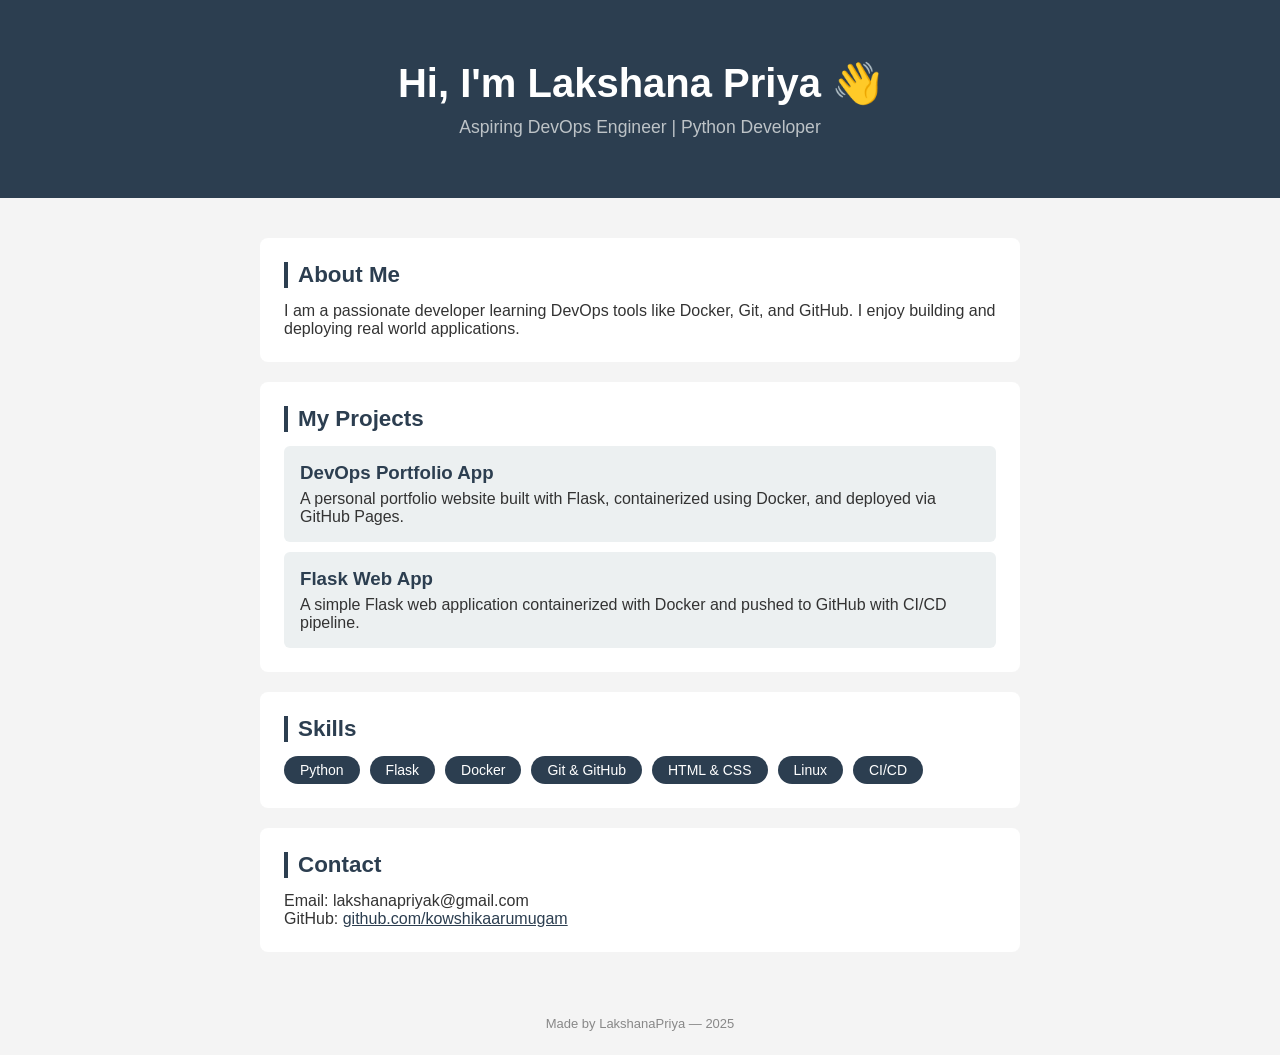
<file: index.html>
<!DOCTYPE html>
 <!-- tell the browser this is a HTML5 document -->
<html lang="en">
  <!-- start the HTML page and set the language to English -->
<head>  
  <!-- this tag to contain all the settings and information about the page -->
  <meta charset="UTF-8">
   <!-- to support all characters and symbols in the page -->
  <meta name="viewport" content="width=device-width, initial-scale=1.0">
  <!-- to make the website responsive on mobile devices -->
  <title>Lakshana Priya Portfolio</title>
  <!-- set the title that appears on the browser tab -->
  <style>
    * { margin: 0; padding: 0; box-sizing: border-box; }
    /* to remove default spacing from all elements */
    body { font-family: Arial, sans-serif; background: #f4f4f4; color: #333; }
     /* to set the font, background color and text color for the entire page */
    header { background: #2c3e50; color: white; padding: 60px 20px; text-align: center; }
    /* to style the header with dark background, white text and center alignment" */

    header h1 { font-size: 2.5rem; margin-bottom: 10px; }
    header p { font-size: 1.1rem; color: #bdc3c7; }
    .container { max-width: 800px; margin: 0 auto; padding: 20px; }
    /* center the content and limit the page width to 800px */
    section { background: white; border-radius: 8px; padding: 24px; margin: 20px 0; }
    /* give each section a white card look with rounded corners */
    section h2 { font-size: 1.4rem; color: #2c3e50; margin-bottom: 14px; border-left: 4px solid #2c3e50; padding-left: 10px; }
    .project-card { background: #ecf0f1; padding: 16px; border-radius: 6px; margin-top: 10px; }
    .project-card h3 { margin-bottom: 6px; color: #2c3e50; }
    .skills-list { display: flex; flex-wrap: wrap; gap: 10px; list-style: none; }
    .skills-list li { background: #2c3e50; color: white; padding: 6px 16px; border-radius: 99px; font-size: 14px; }
    /* to display skills as dark rounded badge buttons */
    footer { text-align: center; padding: 24px; font-size: 13px; color: #888; }
    a { color: #2c3e50; }
  </style>
</head>
<body>

  <header>
    <h1>Hi, I'm Lakshana Priya 👋</h1>
    <p>Aspiring DevOps Engineer | Python Developer</p>
  </header>
 <!-- display the name and role at the top of the page -->
  <div class="container">

    <section>
      <h2>About Me</h2>
      <p>I am a passionate developer learning DevOps tools like Docker, Git, and GitHub. I enjoy building and deploying real world applications.</p>
    </section>
 <!-- give a short introduction about myselves -->
    <section>
      <h2>My Projects</h2>
      <div class="project-card">
        <h3>DevOps Portfolio App</h3>
        <p>A personal portfolio website built with Flask, containerized using Docker, and deployed via GitHub Pages.</p>
      </div>
      <!-- display each project as a separate card -->
      <div class="project-card" style="margin-top:10px">
        <h3>Flask Web App</h3>
        <p>A simple Flask web application containerized with Docker and pushed to GitHub with CI/CD pipeline.</p>
      </div>
    </section>

    <section>
      <h2>Skills</h2>
      <ul class="skills-list">
        <li>Python</li>
        <li>Flask</li>
        <li>Docker</li>
        <li>Git & GitHub</li>
        <li>HTML & CSS</li>
        <li>Linux</li>
        <li>CI/CD</li>
      </ul>
    </section>
<!-- display all our technical skills as badge buttons -->
    <section>
      <h2>Contact</h2>
      <p>Email: lakshanapriyak@gmail.com</p>
      <p>GitHub: <a href="https://github.com/lakshanapriyak">github.com/kowshikaarumugam</a></p>
    </section>
 <!-- display email and GitHub link for people to contact us -->
  </div>

  <footer>
    <p>Made by LakshanaPriya — 2025</p>
  </footer>
<!-- to display the my name and year at the bottom of the page -->
</body>
</html>
</file>
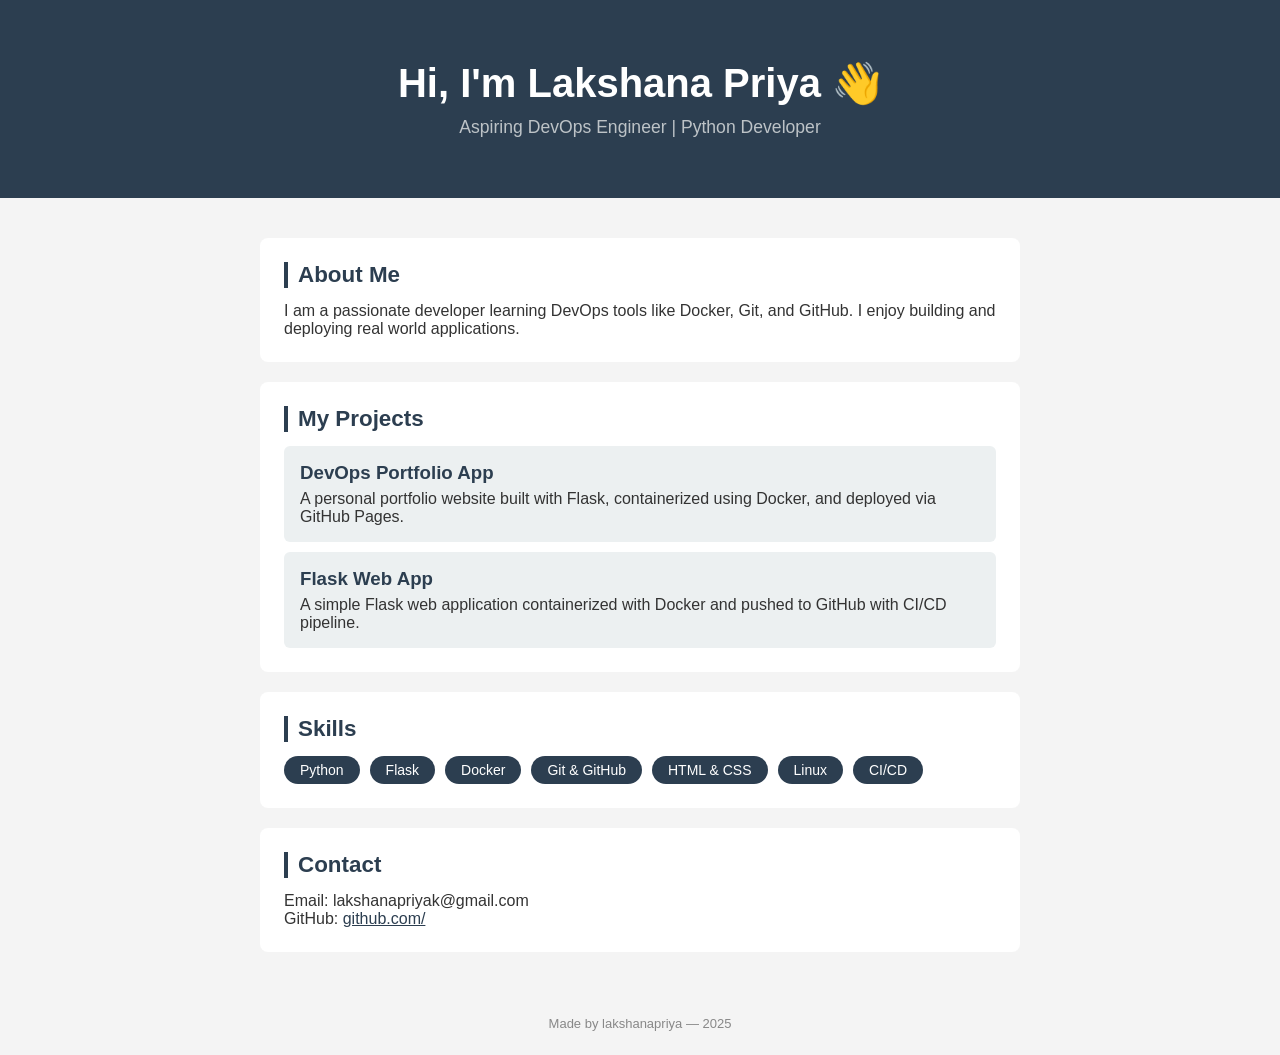
<file: templates/index.html>
<!DOCTYPE html>
<html lang="en">
<head>
  <meta charset="UTF-8">
  <meta name="viewport" content="width=device-width, initial-scale=1.0">
  <title>Lakshana Priya Portfolio</title>
  <style>
    * { margin: 0; padding: 0; box-sizing: border-box; }
    body { font-family: Arial, sans-serif; background: #f4f4f4; color: #333; }
    header { background: #2c3e50; color: white; padding: 60px 20px; text-align: center; }
    header h1 { font-size: 2.5rem; margin-bottom: 10px; }
    header p { font-size: 1.1rem; color: #bdc3c7; }
    .container { max-width: 800px; margin: 0 auto; padding: 20px; }
    section { background: white; border-radius: 8px; padding: 24px; margin: 20px 0; }
    section h2 { font-size: 1.4rem; color: #2c3e50; margin-bottom: 14px; border-left: 4px solid #2c3e50; padding-left: 10px; }
    .project-card { background: #ecf0f1; padding: 16px; border-radius: 6px; margin-top: 10px; }
    .project-card h3 { margin-bottom: 6px; color: #2c3e50; }
    .skills-list { display: flex; flex-wrap: wrap; gap: 10px; list-style: none; }
    .skills-list li { background: #2c3e50; color: white; padding: 6px 16px; border-radius: 99px; font-size: 14px; }
    footer { text-align: center; padding: 24px; font-size: 13px; color: #888; }
    a { color: #2c3e50; }
  </style>
</head>
<body>

  <header>
    <h1>Hi, I'm Lakshana Priya 👋</h1>
    <p>Aspiring DevOps Engineer | Python Developer</p>
  </header>

  <div class="container">

    <section>
      <h2>About Me</h2>
      <p>I am a passionate developer learning DevOps tools like Docker, Git, and GitHub. I enjoy building and deploying real world applications.</p>
    </section>

    <section>
      <h2>My Projects</h2>
      <div class="project-card">
        <h3>DevOps Portfolio App</h3>
        <p>A personal portfolio website built with Flask, containerized using Docker, and deployed via GitHub Pages.</p>
      </div>
      <div class="project-card" style="margin-top:10px">
        <h3>Flask Web App</h3>
        <p>A simple Flask web application containerized with Docker and pushed to GitHub with CI/CD pipeline.</p>
      </div>
    </section>

    <section>
      <h2>Skills</h2>
      <ul class="skills-list">
        <li>Python</li>
        <li>Flask</li>
        <li>Docker</li>
        <li>Git & GitHub</li>
        <li>HTML & CSS</li>
        <li>Linux</li>
        <li>CI/CD</li>
      </ul>
    </section>

    <section>
      <h2>Contact</h2>
      <p>Email: lakshanapriyak@gmail.com</p>
      <p>GitHub: <a href="https://github.com/lakshanapriyak">github.com/</a></p>
    </section>

  </div>

  <footer>
    <p>Made by lakshanapriya — 2025</p>
  </footer>

</body>
</html>
</file>
